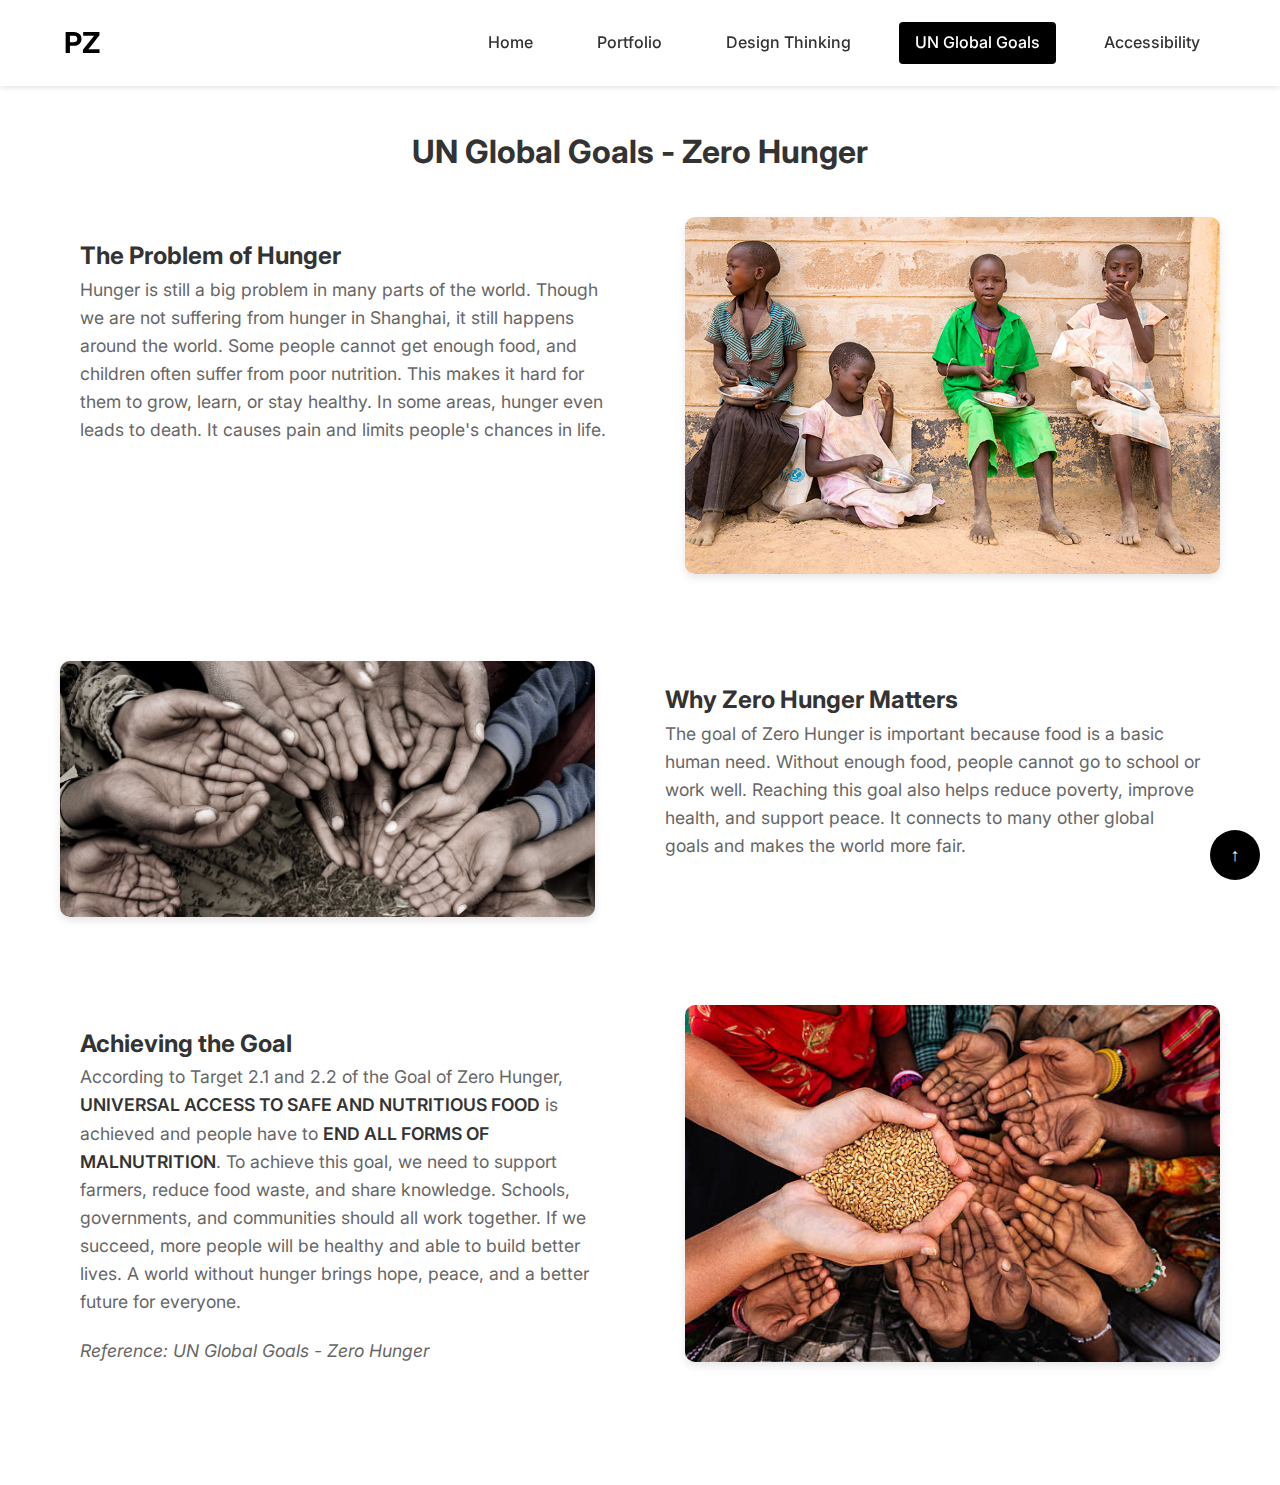
<file: global_goals.html>
<!DOCTYPE html>
<html lang="en">
<head>
    <title>Paul Zhang - UN Global Goals</title>
    <link rel="stylesheet" href="styles.css">
    <link href="https://fonts.googleapis.com/css2?family=Inter:wght@400;600;700&display=swap" rel="stylesheet">
</head>
<body>
    <nav class="navbar">
        <a href="index.html" class="logo">PZ</a>
        <div class="nav-links">
            <a href="index.html">Home</a>
            <a href="portfolio.html">Portfolio</a>
            <a href="design_thinking.html">Design Thinking</a>
            <a href="global_goals.html" class="active">UN Global Goals</a>
            <a href="accessibility.html">Accessibility</a>
        </div>
    </nav>

    <h1 class="section-title main-title">UN Global Goals - Zero Hunger</h1>

    <section class="goals-section">

        <div class="goal-container">
            <div class="goal-text right">
                <h2>The Problem of Hunger</h2>
                <p>Hunger is still a big problem in many parts of the world. Though we are not suffering from hunger in Shanghai, it still happens around the world. Some people cannot get enough food, and children often suffer from poor nutrition. This makes it hard for them to grow, learn, or stay healthy. In some areas, hunger even leads to death. It causes pain and limits people's chances in life.</p>
            </div>
            <div class="goal-image-space">
                <img src="Images/hunger_problem.jpg" alt="Children in an underdeveloped region showing the impact of food insecurity and malnutrition" class="goal-image">
            </div>
        </div>

        <div class="goal-container reverse">
            <div class="goal-text left">
                <h2>Why Zero Hunger Matters</h2>
                <p>The goal of Zero Hunger is important because food is a basic human need. Without enough food, people cannot go to school or work well. Reaching this goal also helps reduce poverty, improve health, and support peace. It connects to many other global goals and makes the world more fair.</p>
            </div>
            <div class="goal-image-space">
                <img src="Images/zero_hunger.jpg" alt="UN Zero Hunger Goal logo and initiative visualization showing the aim for a world free from hunger" class="goal-image">
            </div>
        </div>

        <div class="goal-container">
            <div class="goal-text right">
                <h2>Achieving the Goal</h2>
                <p>According to Target 2.1 and 2.2 of the Goal of Zero Hunger, <strong>UNIVERSAL ACCESS TO SAFE AND NUTRITIOUS FOOD</strong> is achieved and people have to <strong>END ALL FORMS OF MALNUTRITION</strong>. To achieve this goal, we need to support farmers, reduce food waste, and share knowledge. Schools, governments, and communities should all work together. If we succeed, more people will be healthy and able to build better lives. A world without hunger brings hope, peace, and a better future for everyone.</p>
                <div class="reference">
                    <p>Reference: <a href="https://www.globalgoals.org/goals/2-zero-hunger/" target="_blank" class="reference-link">UN Global Goals - Zero Hunger</a></p>
                </div>
            </div>
            <div class="goal-image-space">
                <img src="Images/solution.jpg" alt="Sustainable farming practices and food distribution initiatives working towards ending hunger" class="goal-image">
            </div>
        </div>
    </section>

    <button onclick="scrollToTop()" id="topBtn" title="Back to Top">↑</button>

    <script src="scroll.js"></script>
</body>
</html>
</file>
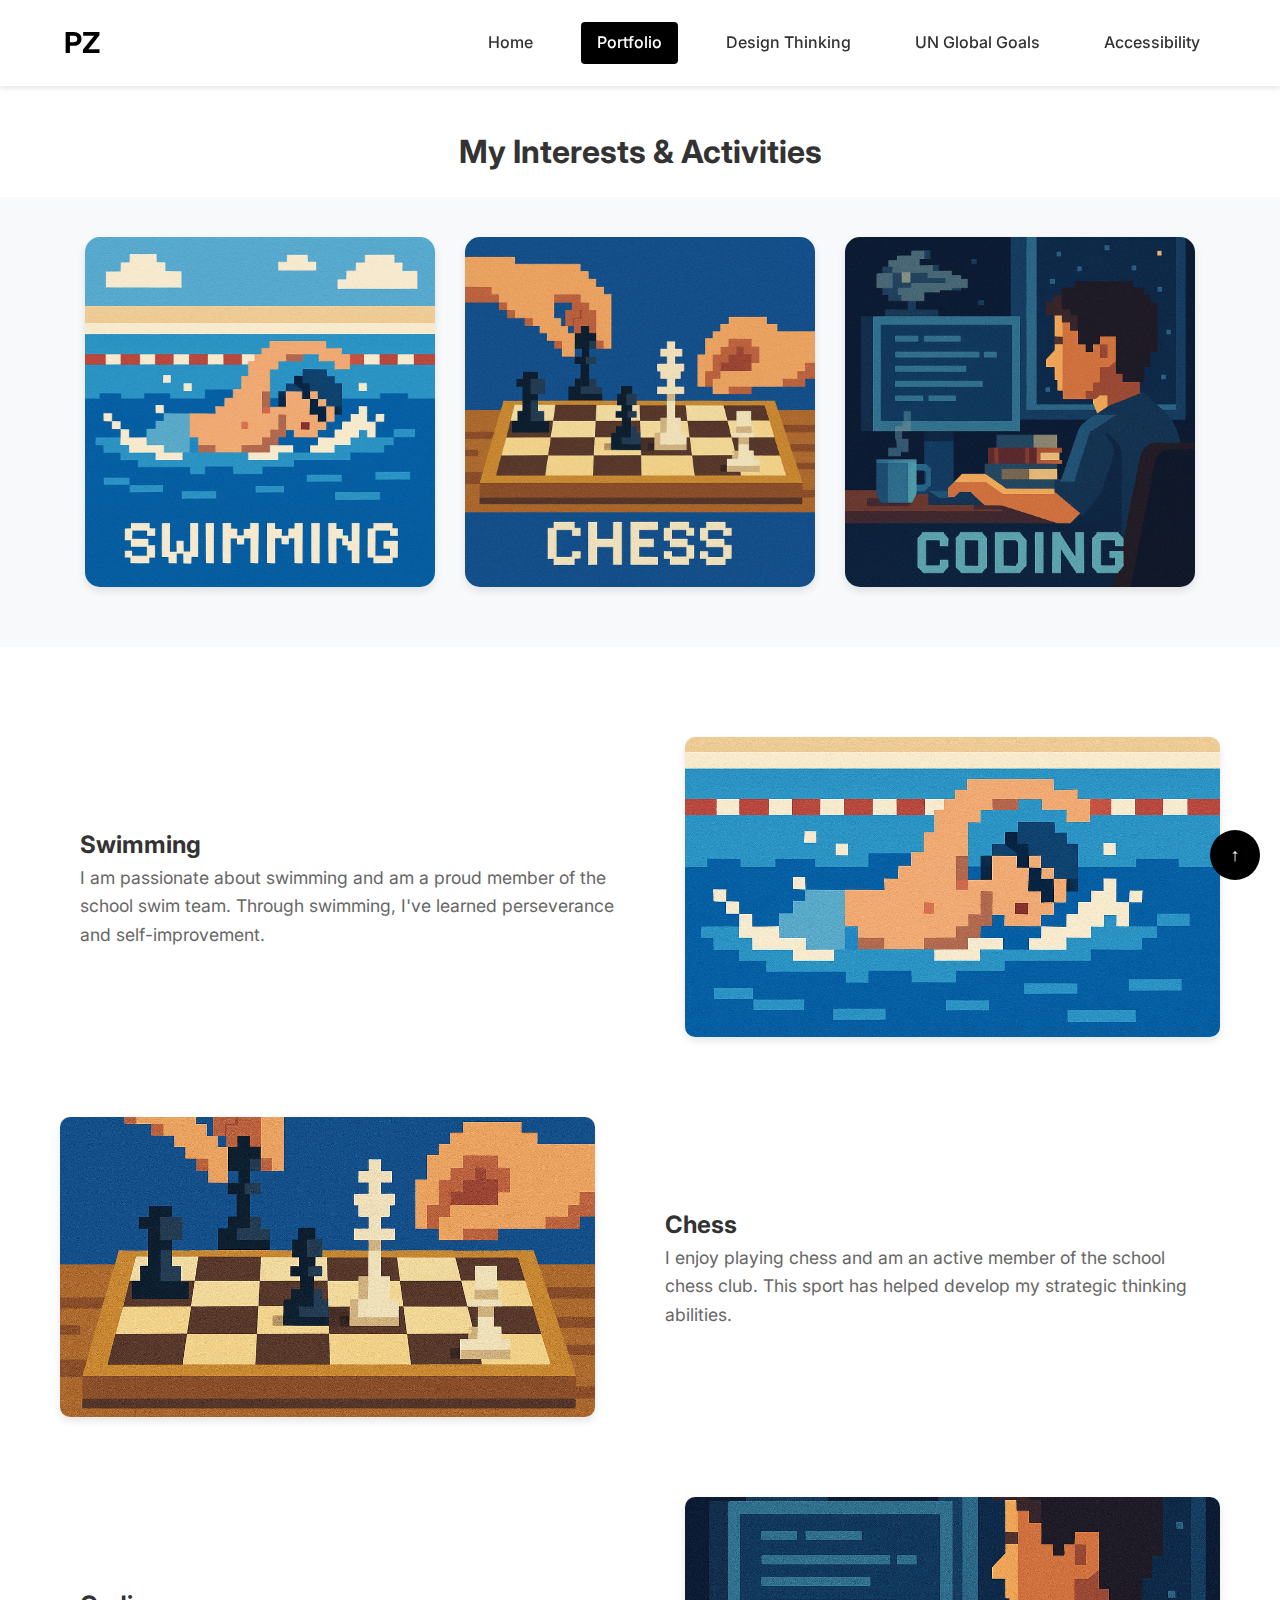
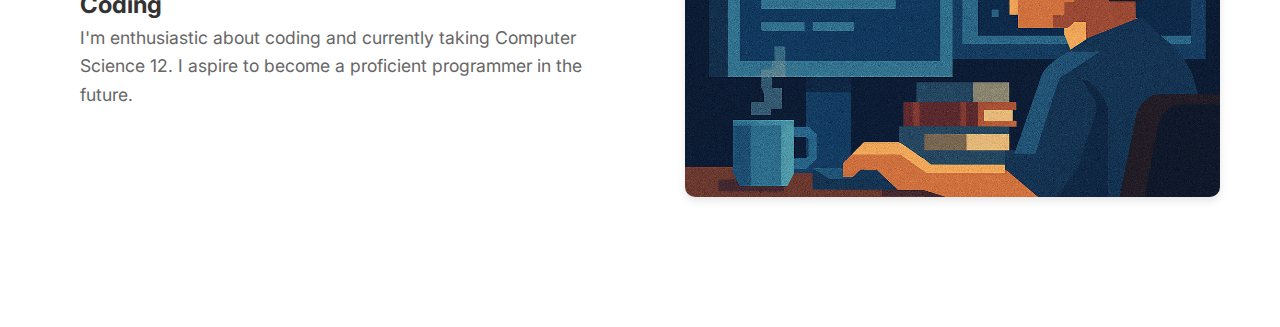
<file: portfolio.html>
<!DOCTYPE html>
<html lang="en">
<head>
    <title>Paul Zhang - Portfolio</title>
    <link rel="stylesheet" href="styles.css">
    <link href="https://fonts.googleapis.com/css2?family=Inter:wght@400;600;700&display=swap" rel="stylesheet">
</head>
<body>
    <nav class="navbar">
        <a href="index.html" class="logo">PZ</a>
        <div class="nav-links">
            <a href="index.html">Home</a>
            <a href="portfolio.html" class="active">Portfolio</a>
            <a href="design_thinking.html">Design Thinking</a>
            <a href="global_goals.html">UN Global Goals</a>
            <a href="accessibility.html">Accessibility</a>
        </div>
    </nav>

    <h1 class="section-title main-title">My Interests & Activities</h1>

    <section class="image-gallery">
        <h2 class="visually-hidden">Photo Gallery</h2>
        <div class="gallery-container">
            <div class="gallery-item">
                <img src="Images/Swimming.png" alt="A photo of me in a swimming competition" class="gallery-image">
            </div>
            <div class="gallery-item">
                <img src="Images/Chess.png" alt="Playing chess at a school tournament, showing strategic thinking" class="gallery-image">
            </div>
            <div class="gallery-item">
                <img src="Images/Coding.png" alt="Working on a coding project at my computer, displaying programming skills" class="gallery-image">
            </div>
        </div>
    </section>

    <section class="hobby-section">
 
        <div class="hobby-container">
            <div class="hobby-text right">
                <h2>Swimming</h2>
                <p>I am passionate about swimming and am a proud member of the school swim team. Through swimming, I've learned perseverance and self-improvement.</p>
            </div>
            <div class="hobby-image-space">
                <img src="Images/Swimming.png" alt="Me swimming in a competition, demonstrating my passion for the sport" class="hobby-image">
            </div>
        </div>

        <div class="hobby-container reverse">
            <div class="hobby-text left">
                <h2>Chess</h2>
                <p>I enjoy playing chess and am an active member of the school chess club. This sport has helped develop my strategic thinking abilities.</p>
            </div>
            <div class="hobby-image-space">
                <img src="Images/Chess.png" alt="Playing chess at a school tournament, showing strategic thinking" class="hobby-image">
            </div>
        </div>

        <div class="hobby-container">
            <div class="hobby-text right">
                <h2>Coding</h2>
                <p>I'm enthusiastic about coding and currently taking Computer Science 12. I aspire to become a proficient programmer in the future.</p>
            </div>
            <div class="hobby-image-space">
                <img src="Images/Coding.png" alt="Working on a coding project at my computer, displaying programming skills" class="hobby-image">
            </div>
        </div>
    </section>

    <button onclick="scrollToTop()" id="topBtn" title="Back to Top">↑</button>

    <script src="scroll.js"></script>
</body>
</html>
</file>
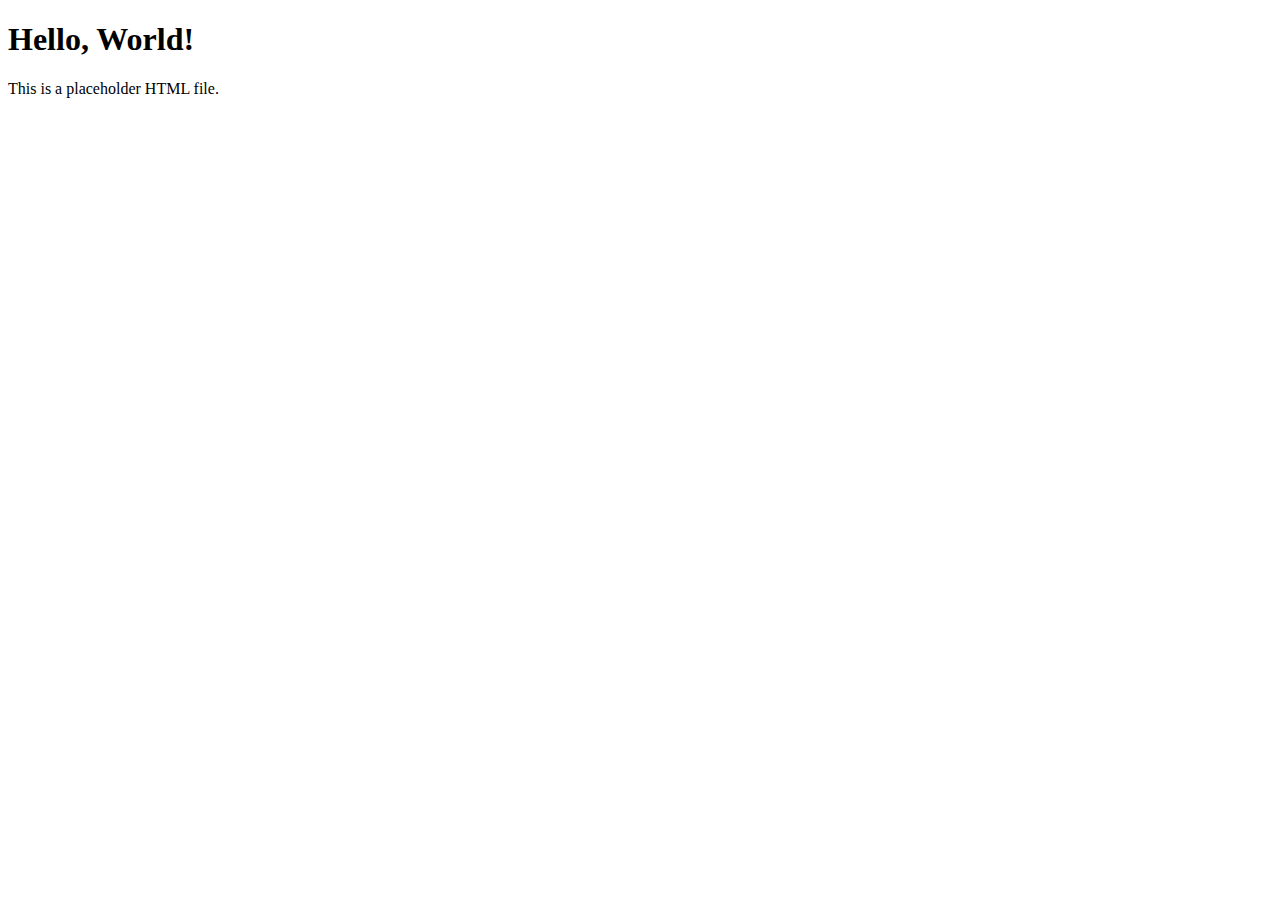
<file: Root Dictionary/main.html>
<!DOCTYPE html>
<html lang="en">
<head>
    <meta charset="UTF-8">
    <meta name="viewport" content="width=device-width, initial-scale=1.0">
    <title>Placeholder</title>
</head>
<body>
    <h1>Hello, World!</h1>
    <p>This is a placeholder HTML file.</p>
</body>
</html>
</file>
<file: styles.css>
*{
    margin: 0;
    padding: 0;
    box-sizing: border-box;
}

body {
    font-family: 'Inter', sans-serif;
    line-height: 1.6;
    color: #333;
    background-color: #fff;
}

.navbar {
    background-color: white;
    padding: 20px 5%;
    box-shadow: 0 2px 5px rgba(0,0,0,0.1);
    position: sticky;
    top: 0;
    z-index:100;
    display: flex;
    justify-content: space-between;
    align-items: center;
}

.logo {
    font-size: 1.8rem;
    font-weight: 700;
    color: #000;
    text-decoration: none;
    transition: opacity 0.3s;
}

.logo:hover {
    opacity: 0.8;
}

.nav-links {
    display: flex;
    gap: 2rem;
}

.nav-links a {
    color: #333;
    text-decoration: none;
    font-weight: 500;
    padding: 8px 16px;
    border-radius: 4px;
}

.nav-links a:hover {
    background-color: #f5f5f5;
    color: #000;
}

.nav-links a.active {
    background-color: #000;
    color: #fff;
}

/* Main Page section styles */
.main_page {
    min-height: 90vh;
    display: flex;
    align-items: center;
    padding: 0 5%;
}

.main_page-content {
    max-width: 800px;
}

.main_page h1 {
    font-size: 3.5rem;
    font-weight: 700;
    margin-bottom: 1.5rem;
    line-height: 1.2;
}

.intro {
    font-size: 1.2rem;
    color: #666;
    max-width: 600px;
}

.portfolio-container {
    display: flex;
    justify-content: center;
    gap: 40px;
    flex-wrap: wrap;
    padding: 20px;
    max-width: 1200px;
    margin: 0 auto;
}

.portfolio-item {
    text-align: center;
    width: 300px;
    margin-bottom: 30px;
}

.portfolio-item img {
    width: 100%;
    height: 300px;
    object-fit: cover;
    border-radius: 15px;
    transition: transform 0.3s ease;
    box-shadow: 0 4px 8px rgba(0,0,0,0.1);
}

.portfolio-item img:hover {
    transform: scale(1.05);
}

.portfolio-item p {
    margin-top: 15px;
    color: #333;
    font-size: 1.1rem;
    line-height: 1.6;
    padding: 0 10px;
}

h1 {
    text-align: center;
    margin: 40px 0;
    font-size: 2.5rem;
}

/* More About Me Section */
.more-about-me {
    text-align: center;
    padding: 20px;
    margin: 20px auto;
    max-width: 800px;
}

.show-more-btn {
    background-color: #007bff;
    color: white;
    border: none;
    padding: 10px 20px;
    border-radius: 5px;
    font-size: 16px;
    cursor: pointer;
}

.show-more-btn:hover {
    background-color: #0056b3;
}

#additionalInfo {
    margin-top: 20px;
    padding: 15px;
    background-color: #f8f9fa;
    border-radius: 5px;
}

.additional-info {
    margin-top: 2rem;
    padding: 1.5rem;
    background-color: #f8f9fa;
    border-radius: 10px;
    transition: all 0.3s ease;
}

.additional-info p {
    font-size: 1.1rem;
    line-height: 1.6;
    color: #333;
    margin: 0;
}

.hidden {
    display: none;
    opacity: 0;
}

/* Hobby Section Styles */
.hobby-section {
    padding: 50px 20px;
    max-width: 1200px;
    margin: 0 auto;
    margin-top: 40px;
}

.section-title {
    font-size: 32px;
    margin-bottom: 20px;
}

.subtitle {
    font-size: 24px;
    margin-bottom: 20px;
}

.hobby-container {
    display: flex;
    justify-content: space-between;
    align-items: center;
    margin-bottom: 80px;
    gap: 50px;
}

.hobby-container.reverse {
    flex-direction: row-reverse;
}

.hobby-text {
    flex: 1;
    padding: 20px;
}

.hobby-text h3 {
    font-size: 2rem;
    margin-bottom: 20px;
    color: #333;
}

.hobby-text p {
    font-size: 1.1rem;
    line-height: 1.6;
    color: #666;
}

.hobby-image-space {
    flex: 1;
    height: 300px;
}

.image-placeholder {
    width: 100%;
    height: 100%;
    background-color: #f0f0f0;
    border-radius: 10px;
    display: flex;
    align-items: center;
    justify-content: center;
    color: #666;
    font-size: 1.2rem;
}

.hobby-image-space img {
    width: 100%;
    height: 100%;
    object-fit: cover;
    border-radius: 10px;
    box-shadow: 0 4px 8px rgba(0,0,0,0.1);
    transition: transform 0.3s ease;
}

.hobby-image-space img:hover {
    transform: scale(1.05);
}

/* Responsive Design */
@media (max-width: 768px) {
    .hobby-container, 
    .hobby-container.reverse {
        flex-direction: column;
        text-align: center;
    }

    .hobby-text, 
    .hobby-image-space {
        width: 100%;
    }

    .hobby-image-space {
        order: -1;
    }
}

/* Image Gallery Styles */
.image-gallery {
    padding: 20px 20px 40px;
    background-color: #f8f9fa;
}

.gallery-container {
    max-width: 1200px;
    margin: 0 auto;
    display: flex;
    justify-content: center;
    gap: 30px;
    padding: 20px 0;
}

.gallery-item {
    flex: 1;
    max-width: 350px;
    height: 350px;
    overflow: hidden;
    border-radius: 15px;
    box-shadow: 0 4px 8px rgba(0,0,0,0.1);
}

.gallery-image {
    width: 100%;
    height: 100%;
    object-fit: cover;
    transition: transform 0.3s ease;
}

.gallery-image:hover {
    transform: scale(1.1);
}

/* Main Title Styles */
.main-title {
    margin: 40px auto 20px;
    max-width: 1200px;
    padding: 0 20px;
}

/* Design Thinking Main Page Section */
.design-thinking-main_page {
    width: 100%;
    max-width: 1000px;
    margin: 0 auto 40px;
    padding: 0 20px;
    text-align: center;
}

.main_page-image {
    width: 100%;
    max-width: 800px;
    height: auto;
    border-radius: 15px;
    box-shadow: 0 4px 8px rgba(0,0,0,0.1);
}

/* Design Thinking Process Section */
.design-thinking-section {
    max-width: 1200px;
    margin: 0 auto;
    padding: 20px;
}

.process-container {
    display: flex;
    padding: 20px;
    margin-bottom: 40px;
}

.process-container.reverse {
    flex-direction: row-reverse;
}

.process-text {
    width: 50%;
    padding-right: 20px;
}

.process-text h3 {
    font-size: 2.5rem;
    margin-bottom: 20px;
    color: #333;
    position: relative;
    display: inline-block;
}

.process-text h3:after {
    content: '';
    position: absolute;
    bottom: -5px;
    left: 0;
    width: 100%;
    height: 3px;
    background-color: #007bff;
}

.process-text p {
    font-size: 1.1rem;
    line-height: 1.6;
    color: #666;
    margin-bottom: 20px;
}

.process-image-space {
    width: 50%;
}

.process-image {
    width: 90%;
    margin: 0 auto;
    display: block;
    border-radius: 10px;
}

.initial-look {
    height: 275px;
}

.questionnaire {
    width: 70%;
    margin: 0 auto;
}

.reference {
    margin-top: 20px;
    font-style: italic;
}

.reference-link {
    color: #666;
    text-decoration: none;
    transition: color 0.3s ease;
}

.reference-link:hover {
    color: #007bff;
}

.reference-link:visited {
    color: #8b0000;
}

.process-emoji {
    font-size: 8rem;
    display: flex;
    justify-content: center;
    align-items: center;
    height: 100%;
    min-height: 300px;
    background-color: #f8f9fa;
    border-radius: 10px;
    box-shadow: 0 4px 8px rgba(0,0,0,0.1);
    margin-right: 100px;
}

/* Global Goals Section */
.goals-section {
    max-width: 1200px;
    margin: 0 auto;
    padding: 20px;
}

.goal-container {
    display: flex;
    justify-content: space-between;
    align-items: flex-start;
    margin-bottom: 80px;
    gap: 50px;
}

.goal-container.reverse {
    flex-direction: row-reverse;
}

.goal-text {
    flex: 1;
    padding: 20px;
}

.goal-text h3 {
    font-size: 2rem;
    margin-bottom: 20px;
    color: #333;
}

.goal-text p {
    font-size: 1.1rem;
    line-height: 1.6;
    color: #666;
}

.goal-text strong {
    color: #333;
    font-weight: 600;
}

.goal-image-space {
    flex: 1;
}

.goal-image {
    width: 100%;
    height: auto;
    border-radius: 10px;
    box-shadow: 0 4px 8px rgba(0,0,0,0.1);
}

/* Responsive Design */
@media (max-width: 768px) {
    .goal-container,
    .goal-container.reverse {
        flex-direction: column;
        text-align: center;
    }

    .goal-text, 
    .goal-image-space {
        width: 100%;
    }
}

/* Accessibility Section Styles */
.accessibility-section {
    max-width: 1200px;
    margin: 0 auto;
    padding: 20px;
}

.accessibility-container {
    display: flex;
    justify-content: space-between;
    align-items: center;
    margin-bottom: 80px;
    gap: 50px;
}

.accessibility-container.reverse {
    flex-direction: row-reverse;
}

.accessibility-text {
    flex: 1;
    padding: 20px;
}

.accessibility-text h2 {
    font-size: 2rem;
    margin-bottom: 20px;
    color: #333;
    position: relative;
}

.accessibility-text p {
    font-size: 1.1rem;
    line-height: 1.6;
    color: #666;
    margin-bottom: 15px;
}

.accessibility-image-space {
    flex: 1;
    display: flex;
    align-items: center;
    justify-content: center;
}

.accessibility-image {
    width: 100%;
    height: auto;
    border-radius: 10px;
    box-shadow: 0 4px 8px rgba(0,0,0,0.1);
}

/* Accessibility Helper Classes */
.visually-hidden {
    position: absolute;
    width: 1px;
    height: 1px;
    padding: 0;
    margin: -1px;
    overflow: hidden;
    clip: rect(0, 0, 0, 0);
    white-space: nowrap;
    border: 0;
}

/* Title Examples Styles */
.title-examples {
    background-color: #f8f9fa;
    padding: 20px;
    border-radius: 10px;
    margin: 20px 0;
}

.title-example {
    margin: 15px 0;
    padding: 10px;
    border-left: 3px solid #007bff;
}

.example-h1 {
    font-size: 2.5rem;
    color: #333;
    margin: 0;
    font-weight: 700;
}

.example-h2 {
    font-size: 2rem;
    color: #444;
    margin: 0;
    font-weight: 600;
}

.example-h3 {
    font-size: 1.75rem;
    color: #555;
    margin: 0;
    font-weight: 500;
}

.example-h4 {
    font-size: 1.5rem;
    color: #666;
    margin: 0;
    font-weight: 500;
}

.title-description {
    font-size: 0.9rem;
    color: #666;
    margin: 5px 0 0 0;
    font-style: italic;
}

/* Scroll to Top Button */
#topBtn {
    position: fixed;
    bottom: 20px;
    right: 20px;
    z-index: 99;
    border: none;
    outline: none;
    background-color: #000;
    color: white;
    cursor: pointer;
    padding: 15px;
    border-radius: 50%;
    font-size: 18px;
    width: 50px;
    height: 50px;
    transition: opacity 0.3s;
}

#topBtn:hover {
    opacity: 0.8;
}

.behind-curtain {
    padding: 50px 20px;
    max-width: 800px;
    margin: 0 auto;
}

.behind-curtain .subtitle {
    text-align: center;
    font-size: 1.8rem;
    margin: 30px 0;
    color: #444;
}

.behind-curtain p {
    font-size: 1.1rem;
    line-height: 1.6;
    margin-bottom: 20px;
}

.behind-curtain ul {
    margin: 20px 0;
    padding-left: 40px;
}

.behind-curtain li {
    font-size: 1.1rem;
    line-height: 1.6;
    margin-bottom: 10px;
}

.behind-curtain a {
    color: #007bff;
    text-decoration: none;
}

.behind-curtain a:hover {
    text-decoration: underline;
}

.challenge-image {
    width: 100%;
    max-width: 600px;
    height: auto;
    margin: 30px auto;
    display: block;
    border-radius: 8px;
    box-shadow: 0 4px 8px rgba(0,0,0,0.1);
}

.text-left {
    text-align: left;
    margin-left: 30px;
}

.text-left:after {
    display: none;
}

.process-image-space img {
    width: 80%;
    margin: 0 auto;
    display: block;
}

/* 统一列表样式 */
.process-text ul {
    margin: 15px 0;
    padding-left: 25px;
}

.process-text li {
    font-size: 16px;
    line-height: 1.6;
    margin-bottom: 10px;
    color: #666;
}

/* Code Screenshot Section Styles */
.image-row {
    margin-bottom: 40px;
}

.code-images {
    display: flex;
    flex-wrap: wrap;
    gap: 20px;
    margin: 20px 30px;
    justify-content: center;
    align-items: stretch;
}

.code-image {
    max-width: 250px;
    height: 200px;
    object-fit: contain;
    border-radius: 8px;
    box-shadow: 0 4px 8px rgba(0,0,0,0.1);
    background-color: #f8f9fa;
    padding: 10px;
}

/* Specific sizes for different sections */
.screenshot-images .code-image {
    max-width: 300px;
    height: 500px;
}

.html-images .code-image {
    max-width: 400px;
    height: 400px;
}

.subtitle.text-left {
    text-align: left;
    margin-left: 30px;
    margin-top: 30px;
    margin-bottom: 20px;
    font-size: 24px;
    color: #333;
}
</file>
